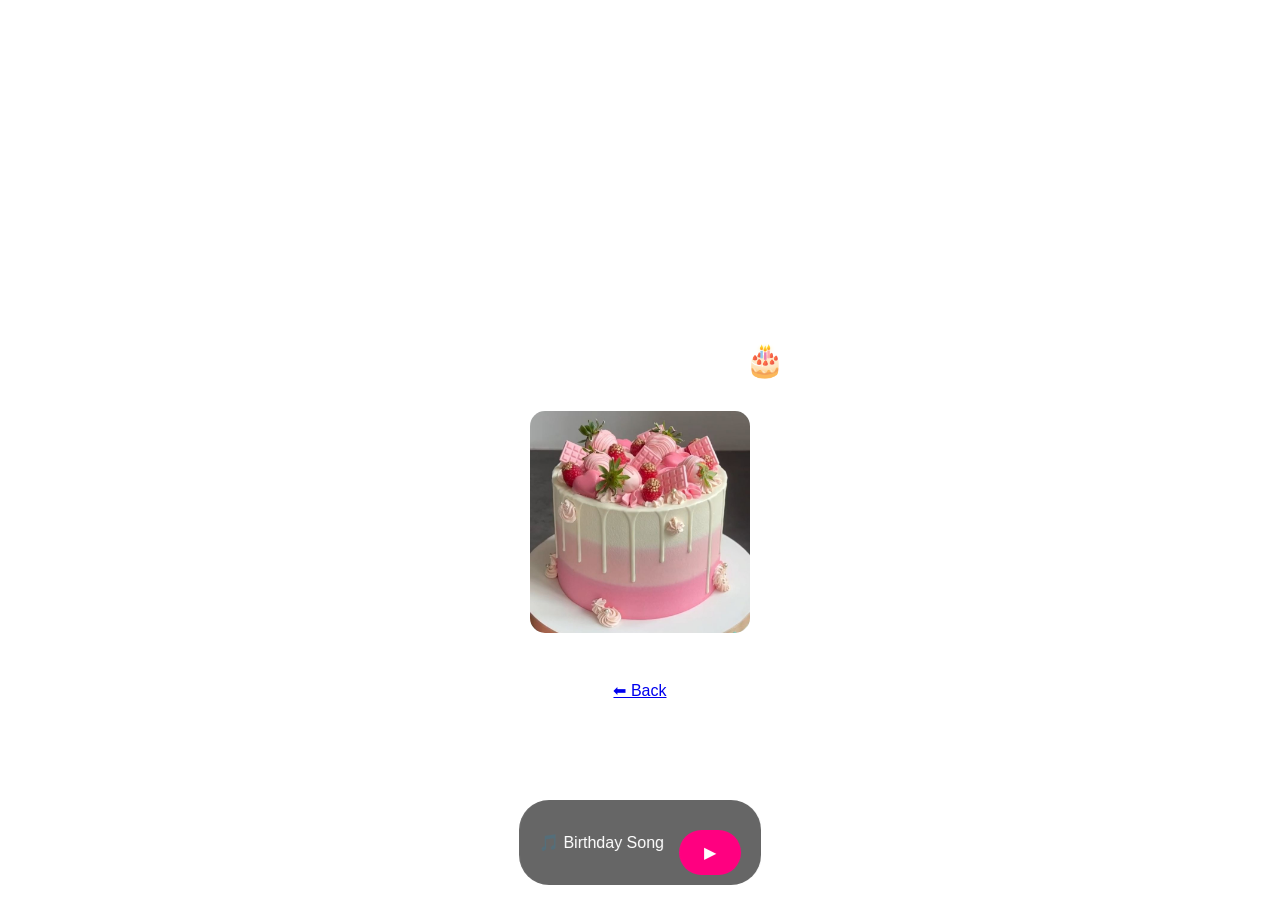
<file: cake.html>
<!DOCTYPE html>
<html>
<head>
  <meta name="viewport" content="width=device-width, initial-scale=1.0">
<title>Cake Time</title>
<link rel="stylesheet" href="style.css">
</head>
<body>

    <div class="video-container">
  <video id="bgVideo" autoplay muted loop>
     <source src="videos/bg.mp4" type="video/mp4">
  </video>
</div>

<h1>Tap to Cut Cake 🎂</h1>

<img id="cake" src="images/cake1.jpg" class="photo" onclick="cutCake()">

<p id="cakeText"></p>

<br>
<a href="home.html">⬅ Back</a>


<div class="music-bar">
   <span>🎵 Birthday Song</span>
   <button onclick="toggleMusic()" id="musicBtn">▶</button>
</div>

<audio id="music" loop>
  <source src="song.mp3" type="audio/mp3">
</audio>


<script src="script.js"></script>
</body>
</html>
</file>
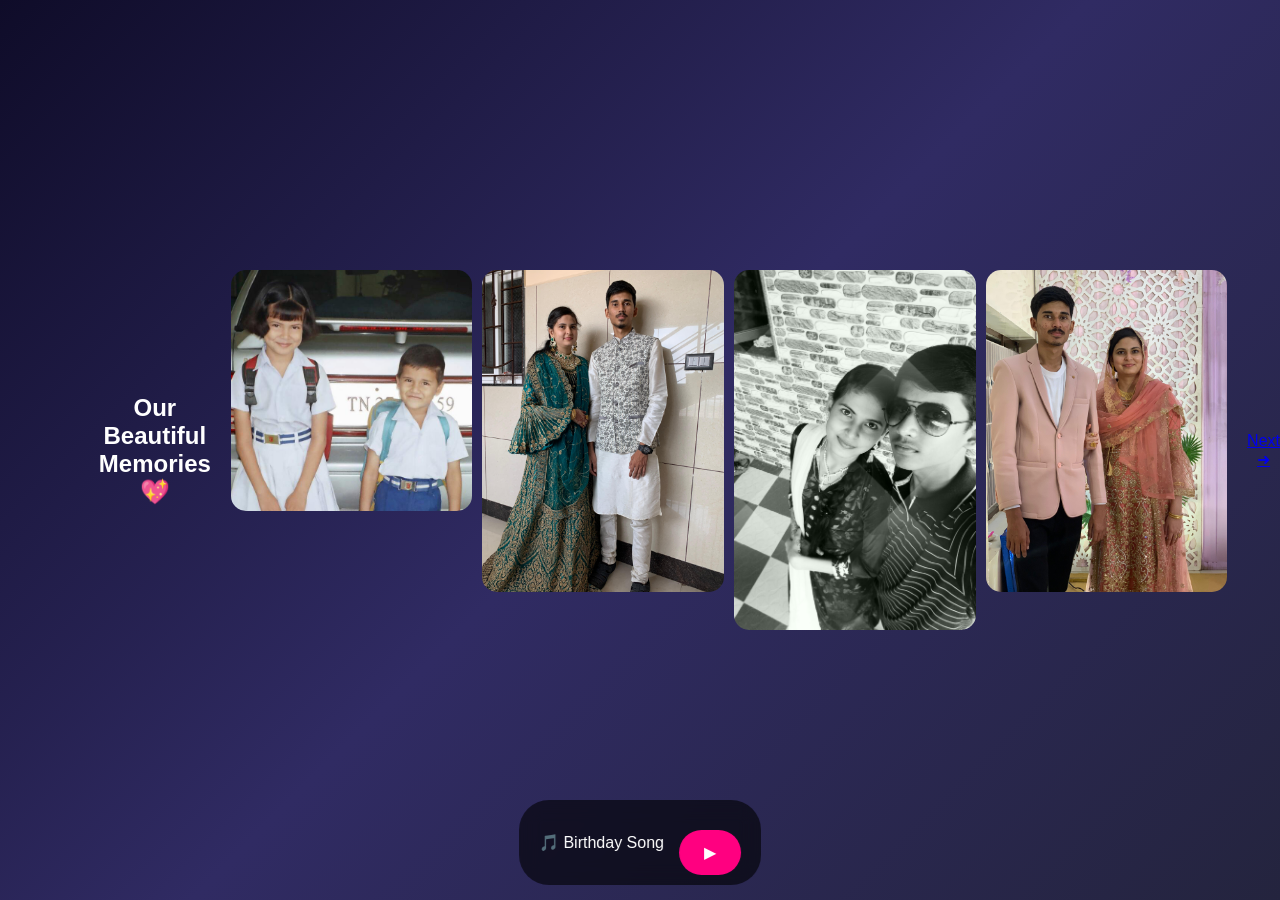
<file: gallery.html>
<!DOCTYPE html>
<html>
<head>
   <meta name="viewport" content="width=device-width, initial-scale=1.0">
<title>Memories</title>
<link rel="stylesheet" href="style.css">
</head>
<body class="dark">

     <div class="video-container">
   <video autoplay muted loop id="bgVideo">
      <source src="videos/bg.mp4" type="video/mp4">
   </video>
</div>

<h2>Our Beautiful Memories 💖</h2>

<div class="gallery-grid">
  <img src="images/photo1.jpg" onclick="openPreview(this)">
  <img src="images/photo2.jpg" onclick="openPreview(this)">
  <img src="images/photo3.jpg" onclick="openPreview(this)">
  <img src="images/photo4.jpg" onclick="openPreview(this)">
</div>

<!-- Full Screen Preview -->
<div id="preview" onclick="closePreview()">
   <img id="previewImg">
</div>

<a href="celebrate.html" class="next-btn">Next ➜</a>


<div class="music-bar">
   <span>🎵 Birthday Song</span>
   <button onclick="toggleMusic()" id="musicBtn">▶</button>
</div>

<audio id="music" loop>
  <source src="song.mp3" type="audio/mp3">
</audio>

<script src="script.js"></script>
</body>
</html>
</file>
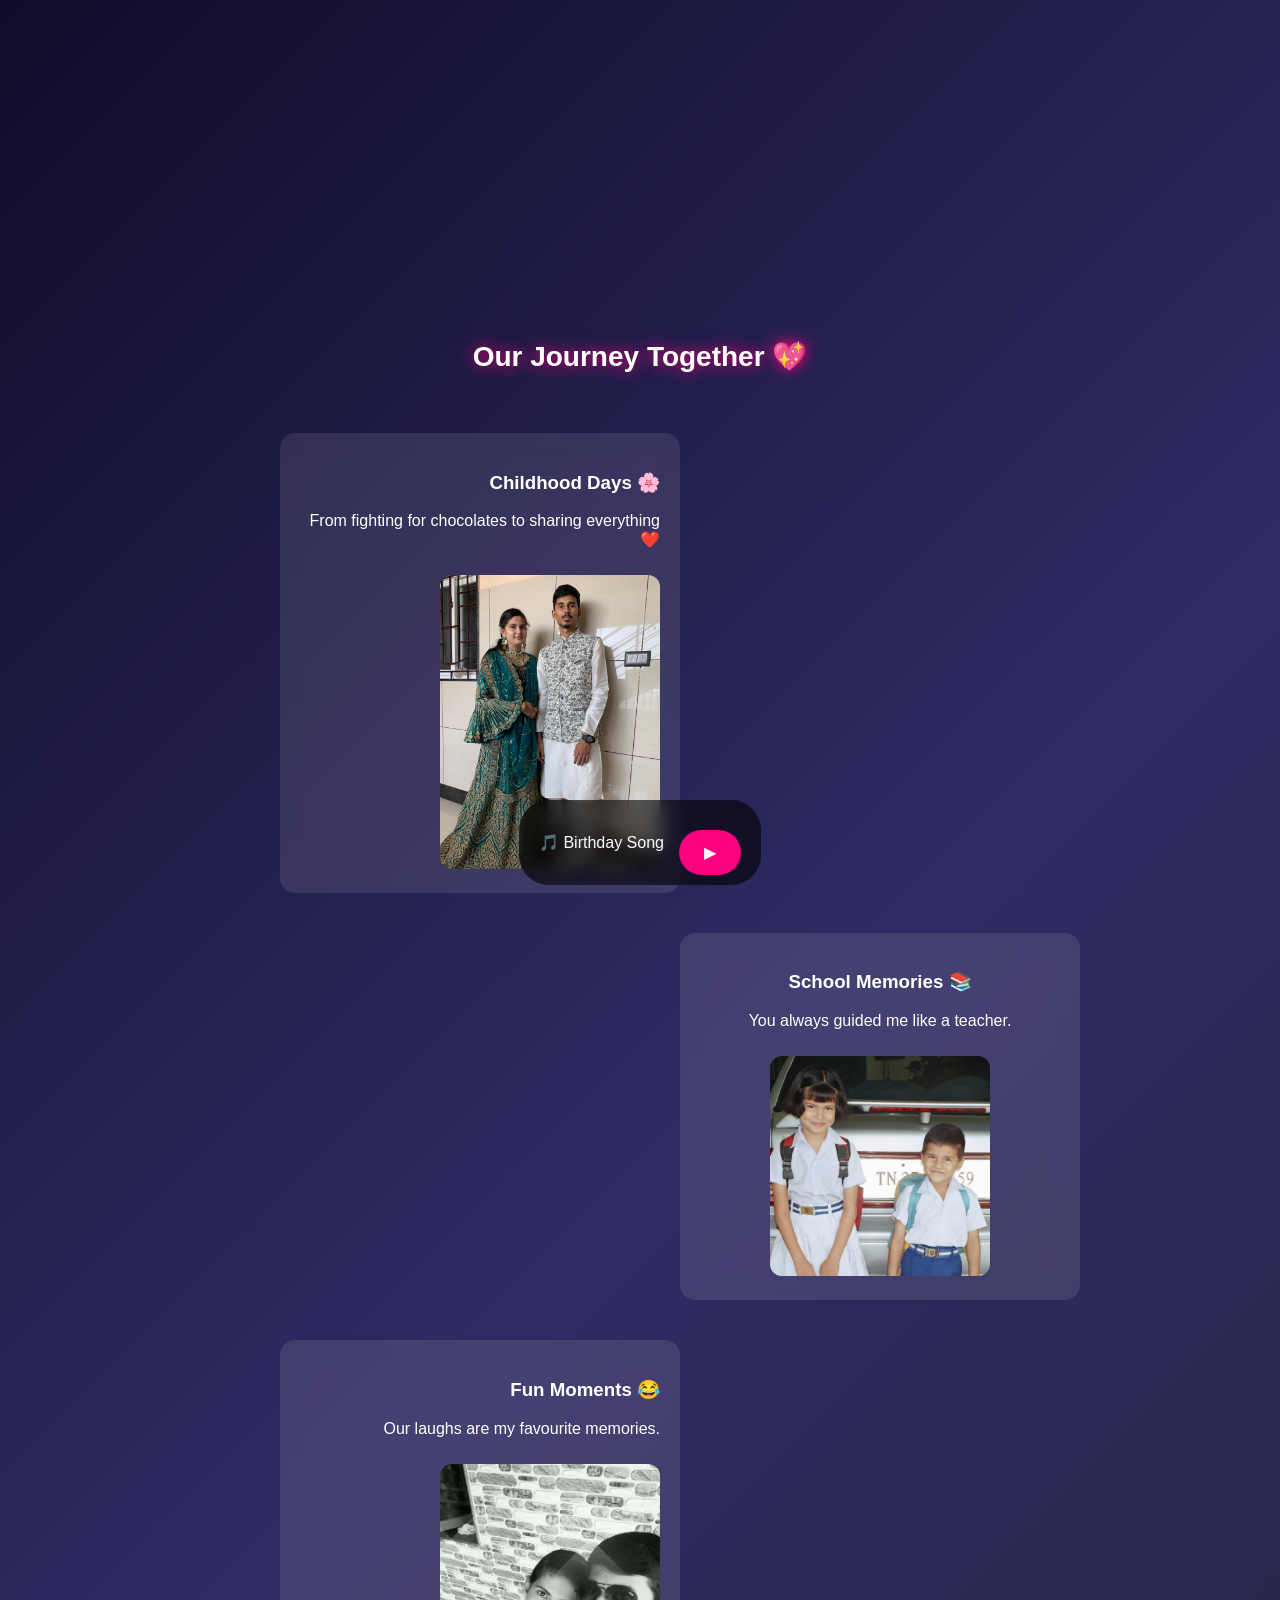
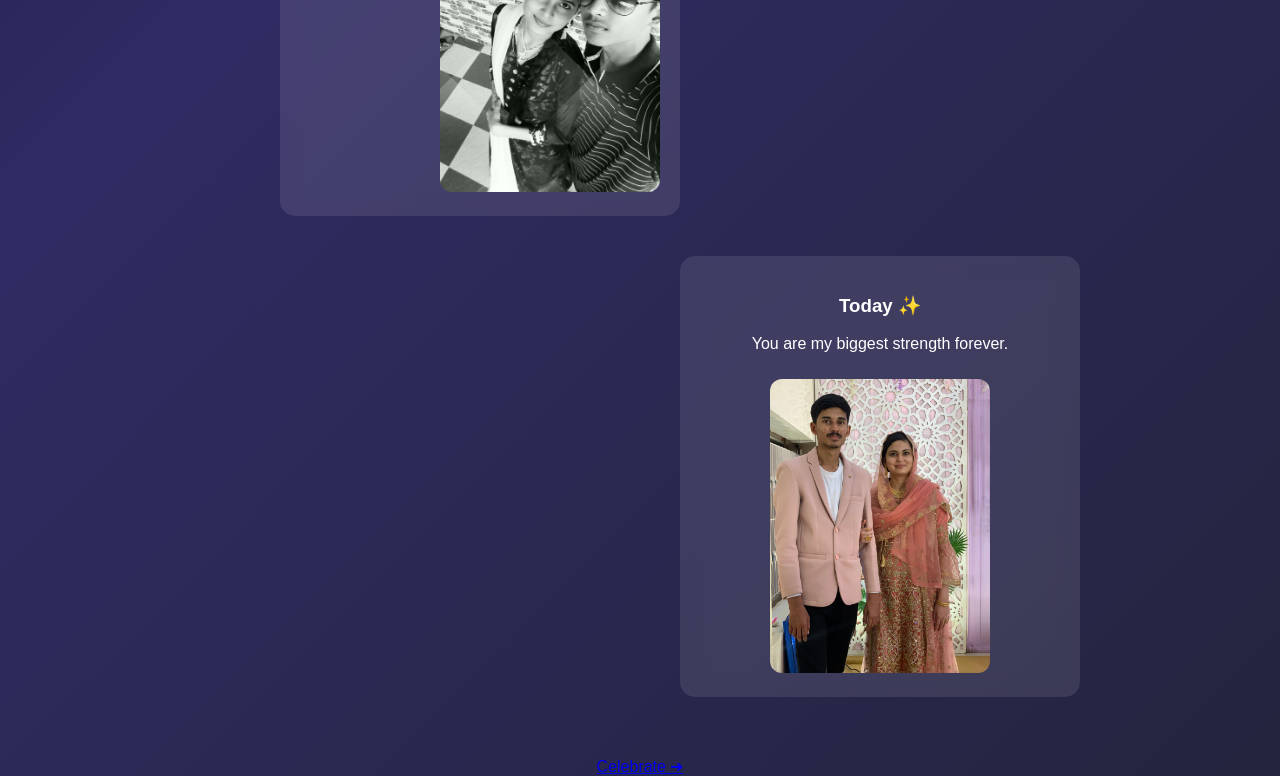
<file: timeline.html>
<!DOCTYPE html>
<html>
<head>
   <meta name="viewport" content="width=device-width, initial-scale=1.0">
<title>Our Memories</title>
<link rel="stylesheet" href="style.css">
</head>

<body class="dark timeline-page">
     <div class="video-container">
   <video autoplay muted loop id="bgVideo">
      <source src="videos/bg.mp4" type="video/mp4">
   </video>
</div>

<h1 class="title">Our Journey Together 💖</h1>

<div class="timeline">

<div class="timeline-item">
   <div class="content">
      <h3>Childhood Days 🌸</h3>
      <p>From fighting for chocolates to sharing everything ❤️</p>
      <img src="images/photo2.jpg">
   </div>
</div>

<div class="timeline-item">
   <div class="content">
      <h3>School Memories 📚</h3>
      <p>You always guided me like a teacher.</p>
      <img src="images/photo1.jpg">
   </div>
</div>

<div class="timeline-item">
   <div class="content">
      <h3>Fun Moments 😂</h3>
      <p>Our laughs are my favourite memories.</p>
      <img src="images/photo3.jpg">
   </div>
</div>

<div class="timeline-item">
   <div class="content">
      <h3>Today ✨</h3>
      <p>You are my biggest strength forever.</p>
      <img src="images/photo4.jpg">
   </div>
</div>

</div>

<a href="celebrate.html" class="next-btn">Celebrate ➜</a>


<div class="music-bar">
   <span>🎵 Birthday Song</span>
   <button onclick="toggleMusic()" id="musicBtn">▶</button>
</div>

<audio id="music" loop>
  <source src="song.mp3" type="audio/mp3">
</audio>

<script src="script.js"></script>
</body>
</html>
</file>
<file: style.css>
body.dark{
    margin:0;
    height:100vh;
    display:flex;
    justify-content:center;
    align-items:center;
    background:linear-gradient(135deg,#0f0c29,#302b63,#24243e);
    font-family:sans-serif;
    color:white;
}

.intro-box{
    background:rgba(255,255,255,0.1);
    padding:40px;
    border-radius:20px;
    backdrop-filter:blur(15px);
    text-align:center;
    box-shadow:0 0 30px rgba(255,0,128,0.3);
    animation:fadeIn 1.5s ease;
}

.title{
    font-size:28px;
    text-shadow:0 0 15px #ff0080;
}

button{
    margin-top:20px;
    padding:12px 25px;
    border:none;
    border-radius:30px;
    background:#ff0080;
    color:white;
    font-size:16px;
    cursor:pointer;
}

button:hover{
    box-shadow:0 0 20px #ff0080;
}

.fade-out{
    opacity:0;
    transition:0.6s;
}

@keyframes fadeIn{
from{opacity:0; transform:translateY(20px);}
to{opacity:1; transform:translateY(0);}
}


.photo{
width:100%;
max-width:250px;
border-radius:15px;
margin:15px 0;
}

.timeline-page{
 height:auto !important;
 display:block !important;
}

#hearts{
 position:fixed;
 top:0;
 left:0;
 pointer-events:none;
 z-index:-1;
}


.music-bar{
 position:fixed;
 bottom:15px;
 left:50%;
 transform:translateX(-50%);
 background:rgba(0,0,0,0.6);
 backdrop-filter:blur(10px);
 color:white;
 padding:10px 20px;
 border-radius:30px;
 display:flex;
 gap:15px;
 align-items:center;
}


.story-bar{
 position:fixed;
 top:0;
 left:0;
 width:100%;
 height:4px;
 background:rgba(255,255,255,0.2);
 z-index:1000;
}

.progress{
 height:100%;
 width:0%;
 background:#ff0080;
 animation:story 6s linear forwards;
}

@keyframes story{
 from{width:0%;}
 to{width:100%;}
}

.gallery-grid{
 display:grid;
 grid-template-columns:repeat(auto-fit,minmax(120px,1fr));
 gap:10px;
 padding:20px;
}

.gallery-grid img{
 width:100%;
 border-radius:15px;
 cursor:pointer;
 transition:0.3s;
}

.gallery-grid img:hover{
 transform:scale(1.05);
}

#preview{
 position:fixed;
 top:0;
 left:0;
 width:100%;
 height:100%;
 background:rgba(0,0,0,0.9);
 display:none;
 justify-content:center;
 align-items:center;
}

#preview img{
 max-width:90%;
 border-radius:15px;
}


.cake-box{
 margin-top:30px;
 text-align:center;
}

#cake{
 width:220px;
 animation:floatCake 3s ease-in-out infinite;
}

@keyframes floatCake{
 0%,100%{transform:translateY(0);}
 50%{transform:translateY(-10px);}
}

.cut-btn{
 margin-top:20px;
 padding:12px 25px;
 border:none;
 border-radius:30px;
 background:#ff0080;
 color:white;
 font-size:16px;
 cursor:pointer;
 box-shadow:0 0 15px #ff0080;
}


.timeline{
 position:relative;
 max-width:800px;
 margin:40px auto;
}


.timeline-item{
 padding:20px 40px;
 position:relative;
 width:50%;
 opacity:0;
 transform:translateY(40px);
 transition:0.8s;
}

.timeline-item.show{
 opacity:1;
 transform:translateY(0);
}

.timeline-item:nth-child(odd){
 left:0;
 text-align:right;
}

.timeline-item:nth-child(even){
 left:50%;
}

.content{
 background:rgba(255,255,255,0.1);
 padding:20px;
 border-radius:15px;
 backdrop-filter:blur(10px);
}

.content img{
 width:100%;
 max-width:220px;
 border-radius:12px;
 margin-top:10px;
}


#soundBtn{
 position:fixed;
 top:20px;
 right:20px;
 padding:10px 15px;
 border:none;
 border-radius:20px;
 background:#ff0080;
 color:white;
 z-index:1000;
}


.video-container{
    display:flex;
    justify-content:center;
    margin:20px 0;
}


.special-para{
    max-width:500px;
    margin:20px auto;
    font-size:18px;
    line-height:1.7;
    color:white;
    min-height:120px;
}

.special-para::after{
    content:"|";
    animation:blink 1s infinite;
}

@keyframes blink{
    50%{opacity:0;}
}
.special-para.show{
    opacity:1;
    transform:translateY(0);
}



/* ================= MOBILE RESPONSIVE ================= */

@media(max-width:768px){

body{
    padding:15px;
}

/* Heading */
h1, h2{
    font-size:22px;
}

/* Video smaller */
#bgVideo{
   width: 90%;
   max-width: 700px;
   border-radius: 15px;
}
/* Cake image */
#cake{
    width:180px;
}

/* Buttons */
button, .cut-btn{
    width:90%;
    font-size:16px;
    padding:12px;
}

/* Paragraph */
.special-para{
    font-size:16px;
    padding:10px;
}

/* Music bar */
.music-bar{
    width:90%;
    font-size:14px;
    padding:8px 15px;
}

/* Gallery grid */
.gallery-grid{
    grid-template-columns:repeat(2,1fr);
}

/* Timeline */
.timeline-item{
    width:100% !important;
    padding-left:20px !important;
    text-align:left !important;
    left:0 !important;
}

.timeline::after{
    left:15px;
}

}

button{
    min-height:45px;
    border-radius:25px;

}


body{
  text-align:center;
  font-family:sans-serif;
  margin:0;
  color:white;
}

.video-container{
  display:flex;
  justify-content:center;
  margin:20px 0;
}

#bgVideo{
  width:85%;
  max-width:600px;
  border-radius:15px;
}

.nav{
  margin:20px;
}

.nav button{
  margin:5px;
  padding:10px 15px;
  border:none;
  border-radius:20px;
  background:#ff0080;
  color:white;
}

.page{
  display:none;
  animation:fade 0.5s;
}

.page.active{
  display:block;
}

.photo{
  width:200px;
  border-radius:15px;
  margin:10px;
}

@keyframes fade{
  from{opacity:0}
  to{opacity:1}
}
</file>
